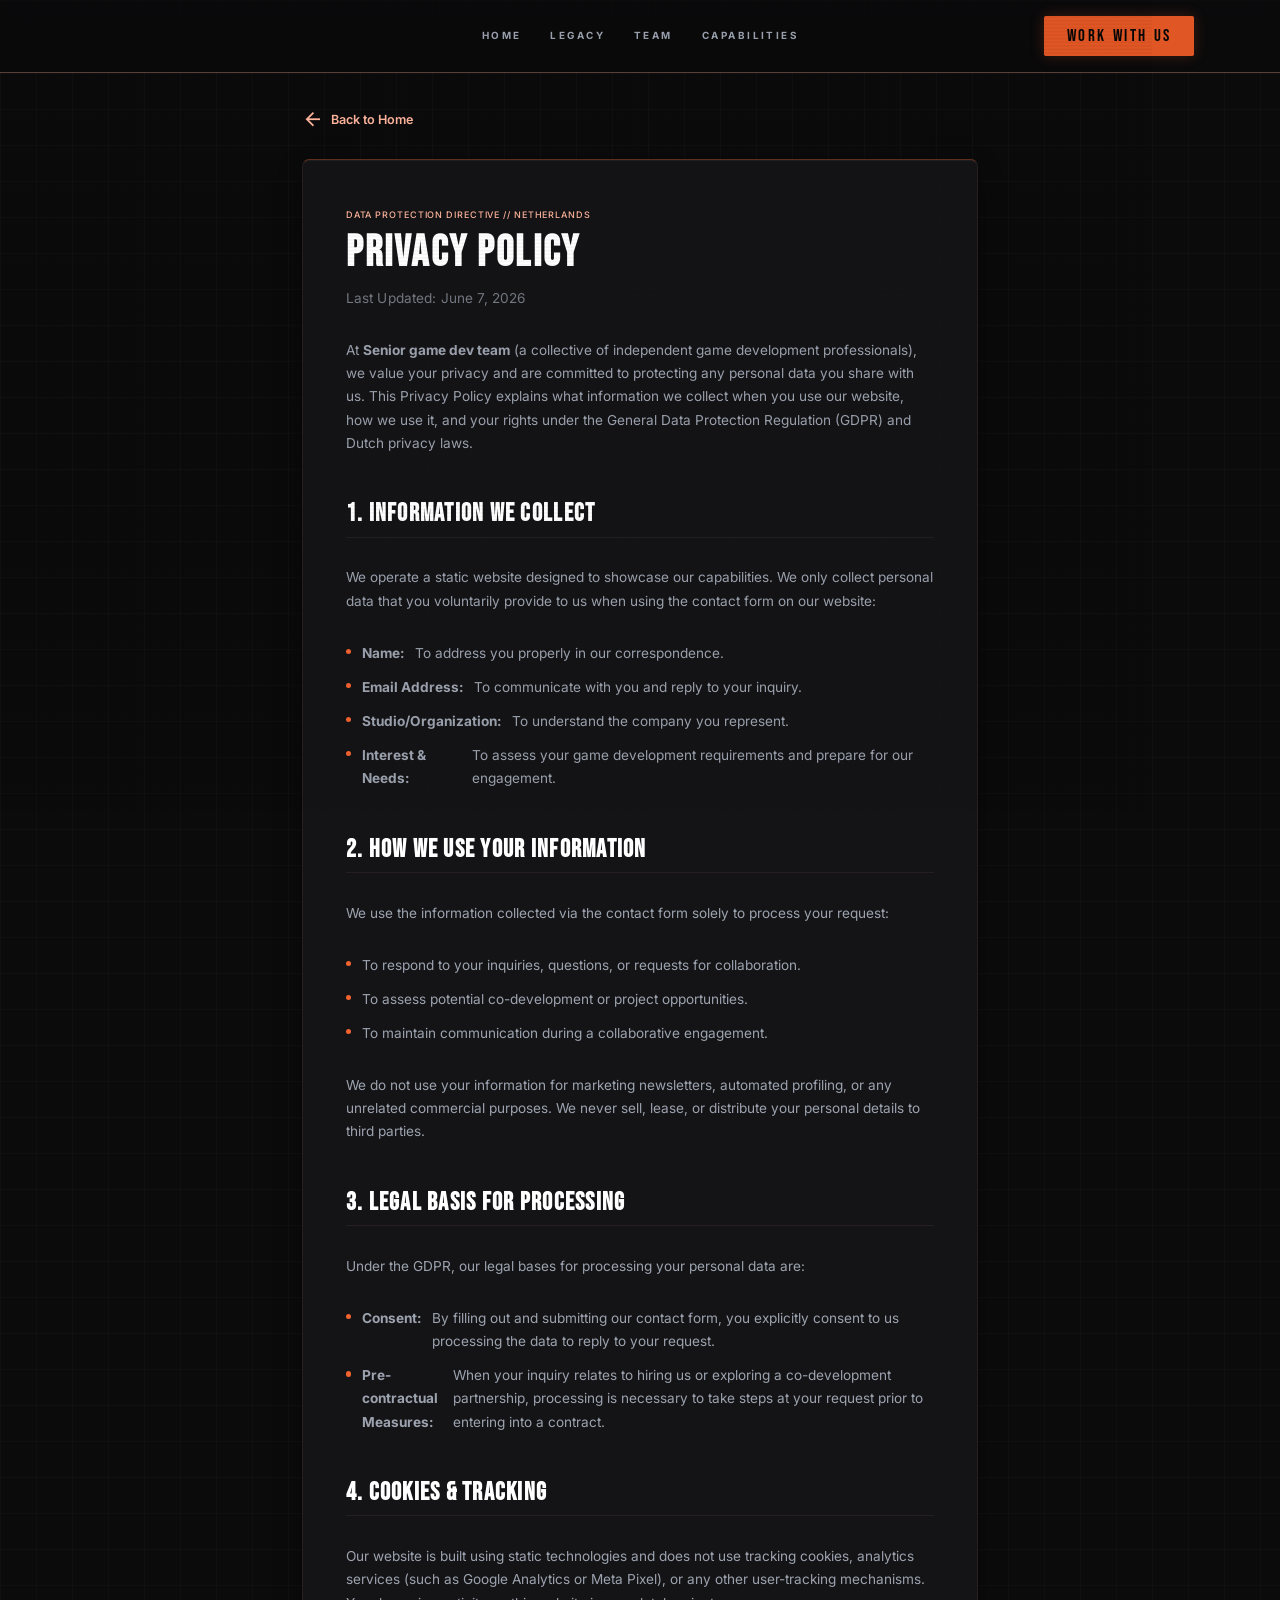
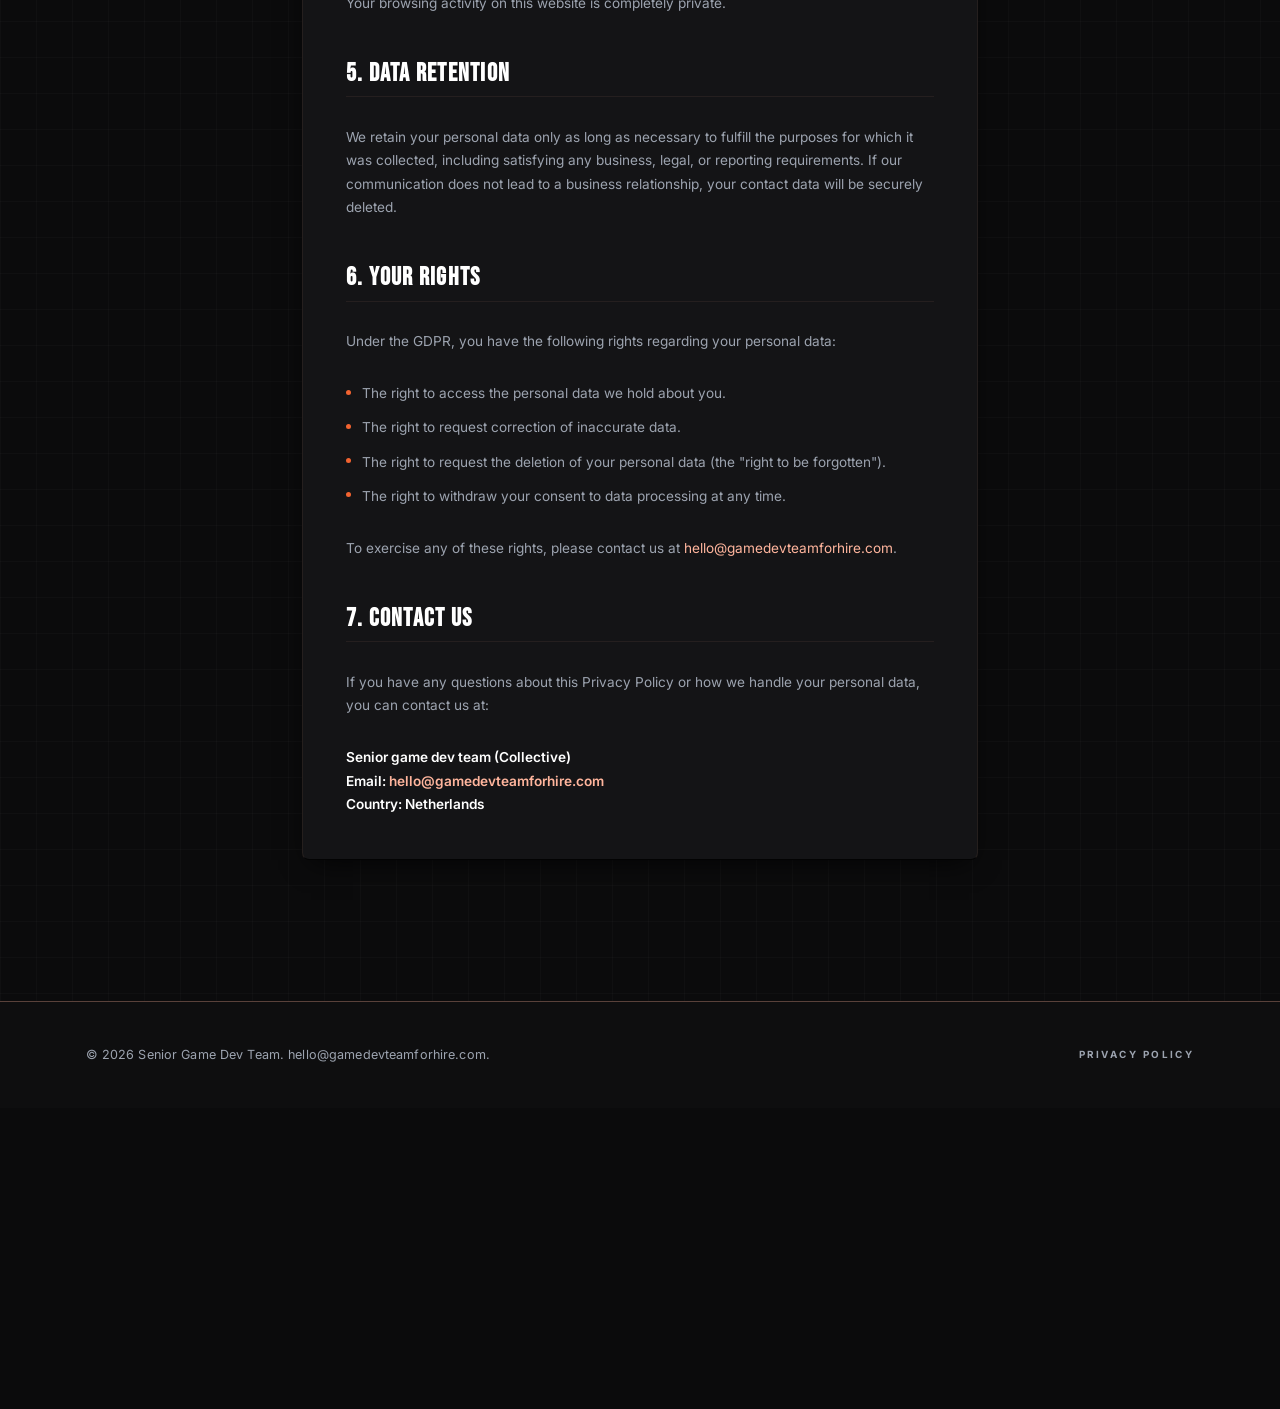
<file: privacy-policy.html>
<!DOCTYPE html>
<html lang="en">
<head>
  <meta charset="utf-8">
  <meta name="viewport" content="width=device-width, initial-scale=1.0">
  <title>Privacy Policy | Senior game dev team</title>
  <meta name="description" content="Privacy Policy for Senior game dev team. Learn how we handle your contact information.">
  
  <!-- CSS Stylesheets -->
  <link rel="stylesheet" href="assets/css/variables.css">
  <link rel="stylesheet" href="assets/css/style.css">
  
  <!-- Google Fonts -->
  <link rel="preconnect" href="https://fonts.googleapis.com">
  <link rel="preconnect" href="https://fonts.gstatic.com" crossorigin>
  <link href="https://fonts.googleapis.com/css2?family=Bebas+Neue&family=Inter:wght@400;500;600;700&display=swap" rel="stylesheet">
  
  <!-- Google Material Symbols Outlined -->
  <link href="https://fonts.googleapis.com/css2?family=Material+Symbols+Outlined:opsz,wght,FILL,GRAD@24,400,0,0" rel="stylesheet">
  
  <style>
    .policy-container {
      max-width: 800px;
      margin: 120px auto 60px auto;
      padding: 0 1.5rem;
    }
    .policy-card {
      padding: 3rem;
      position: relative;
    }
    .back-btn {
      margin-bottom: 2rem;
      color: var(--color-primary);
      text-decoration: none;
      display: inline-flex;
      align-items: center;
      gap: 8px;
      font-family: var(--font-family-body);
      font-size: 0.875rem;
      font-weight: 600;
      transition: color 0.3s ease;
    }
    .back-btn:hover {
      color: var(--color-amber-accent);
    }
    .policy-content {
      display: flex;
      flex-direction: column;
      gap: 2rem;
      color: var(--color-text-muted);
    }
    .policy-content h2 {
      font-family: var(--font-family-display);
      font-size: 1.75rem;
      color: #ffffff;
      margin-top: 1rem;
      border-bottom: 1px solid rgba(89, 65, 58, 0.25);
      padding-bottom: 0.5rem;
      letter-spacing: 0.05em;
    }
    .policy-content p, .policy-content li {
      font-family: var(--font-family-body);
      font-size: 0.95rem;
      line-height: 1.7;
    }
    .policy-content ul {
      list-style-type: none;
      padding-left: 0;
      display: flex;
      flex-direction: column;
      gap: 0.75rem;
    }
    .policy-content li {
      display: flex;
      align-items: flex-start;
      gap: 12px;
    }
    .policy-content li::before {
      content: "";
      width: 6px;
      height: 6px;
      background-color: var(--color-primary-container);
      border-radius: 50%;
      margin-top: 8px;
      flex-shrink: 0;
    }
  </style>
</head>
<body class="top-edge-glow">
  <div class="bg-grid-pattern"></div>

  <!-- Header Navigation -->
  <header>
    <nav id="main-nav" class="scrolled">
      <div class="container nav-container">
        <div class="nav-brand-spacer"></div>
        <div class="nav-links font-label-caps" style="flex: 2;">
          <a href="index.html#hero">Home</a>
          <a href="index.html#legacy">Legacy</a>
          <a href="index.html#team">Team</a>
          <a href="index.html#capabilities">Capabilities</a>
        </div>
        <div class="nav-action">
          <a href="index.html#contact" class="btn btn-primary font-label-caps">Work With Us</a>
        </div>
      </div>
    </nav>
  </header>

  <main class="policy-container">
    <a href="index.html" class="back-btn">
      <span class="material-symbols-outlined">arrow_back</span>
      Back to Home
    </a>

    <div class="glass-panel policy-card">
      <div class="policy-content">
        <div>
          <span class="font-mono-technical" style="color: var(--color-primary);">Data Protection Directive // Netherlands</span>
          <h1 class="font-headline-lg text-white" style="margin-top: 0.5rem; letter-spacing: 0.05em;">Privacy Policy</h1>
          <p class="font-body-md" style="margin-top: 0.5rem; opacity: 0.7;">Last Updated: June 7, 2026</p>
        </div>

        <p>
          At <strong>Senior game dev team</strong> (a collective of independent game development professionals), we value your privacy and are committed to protecting any personal data you share with us. This Privacy Policy explains what information we collect when you use our website, how we use it, and your rights under the General Data Protection Regulation (GDPR) and Dutch privacy laws.
        </p>

        <h2>1. Information We Collect</h2>
        <p>
          We operate a static website designed to showcase our capabilities. We only collect personal data that you voluntarily provide to us when using the contact form on our website:
        </p>
        <ul>
          <li><strong>Name:</strong> To address you properly in our correspondence.</li>
          <li><strong>Email Address:</strong> To communicate with you and reply to your inquiry.</li>
          <li><strong>Studio/Organization:</strong> To understand the company you represent.</li>
          <li><strong>Interest & Needs:</strong> To assess your game development requirements and prepare for our engagement.</li>
        </ul>

        <h2>2. How We Use Your Information</h2>
        <p>
          We use the information collected via the contact form solely to process your request:
        </p>
        <ul>
          <li>To respond to your inquiries, questions, or requests for collaboration.</li>
          <li>To assess potential co-development or project opportunities.</li>
          <li>To maintain communication during a collaborative engagement.</li>
        </ul>
        <p>
          We do not use your information for marketing newsletters, automated profiling, or any unrelated commercial purposes. We never sell, lease, or distribute your personal details to third parties.
        </p>

        <h2>3. Legal Basis for Processing</h2>
        <p>
          Under the GDPR, our legal bases for processing your personal data are:
        </p>
        <ul>
          <li><strong>Consent:</strong> By filling out and submitting our contact form, you explicitly consent to us processing the data to reply to your request.</li>
          <li><strong>Pre-contractual Measures:</strong> When your inquiry relates to hiring us or exploring a co-development partnership, processing is necessary to take steps at your request prior to entering into a contract.</li>
        </ul>

        <h2>4. Cookies & Tracking</h2>
        <p>
          Our website is built using static technologies and does not use tracking cookies, analytics services (such as Google Analytics or Meta Pixel), or any other user-tracking mechanisms. Your browsing activity on this website is completely private.
        </p>

        <h2>5. Data Retention</h2>
        <p>
          We retain your personal data only as long as necessary to fulfill the purposes for which it was collected, including satisfying any business, legal, or reporting requirements. If our communication does not lead to a business relationship, your contact data will be securely deleted.
        </p>

        <h2>6. Your Rights</h2>
        <p>
          Under the GDPR, you have the following rights regarding your personal data:
        </p>
        <ul>
          <li>The right to access the personal data we hold about you.</li>
          <li>The right to request correction of inaccurate data.</li>
          <li>The right to request the deletion of your personal data (the "right to be forgotten").</li>
          <li>The right to withdraw your consent to data processing at any time.</li>
        </ul>
        <p>
          To exercise any of these rights, please contact us at <a href="mailto:hello@gamedevteamforhire.com" style="color: var(--color-primary); text-decoration: none;">hello@gamedevteamforhire.com</a>.
        </p>

        <h2>7. Contact Us</h2>
        <p>
          If you have any questions about this Privacy Policy or how we handle your personal data, you can contact us at:
        </p>
        <p style="font-weight: 600; color: #ffffff;">
          Senior game dev team (Collective)<br>
          Email: <a href="mailto:hello@gamedevteamforhire.com" style="color: var(--color-primary); text-decoration: none;">hello@gamedevteamforhire.com</a><br>
          Country: Netherlands
        </p>
      </div>
    </div>
  </main>

  <!-- Footer -->
  <footer>
    <div class="container footer-container">
      <div class="footer-row">
        <div class="footer-copyright font-body-md">
          © 2026 Senior Game Dev Team. hello@gamedevteamforhire.com.
        </div>
        <div class="footer-links font-label-caps">
          <a href="privacy-policy.html">Privacy Policy</a>
        </div>
      </div>
    </div>
  </footer>
</body>
</html>
</file>
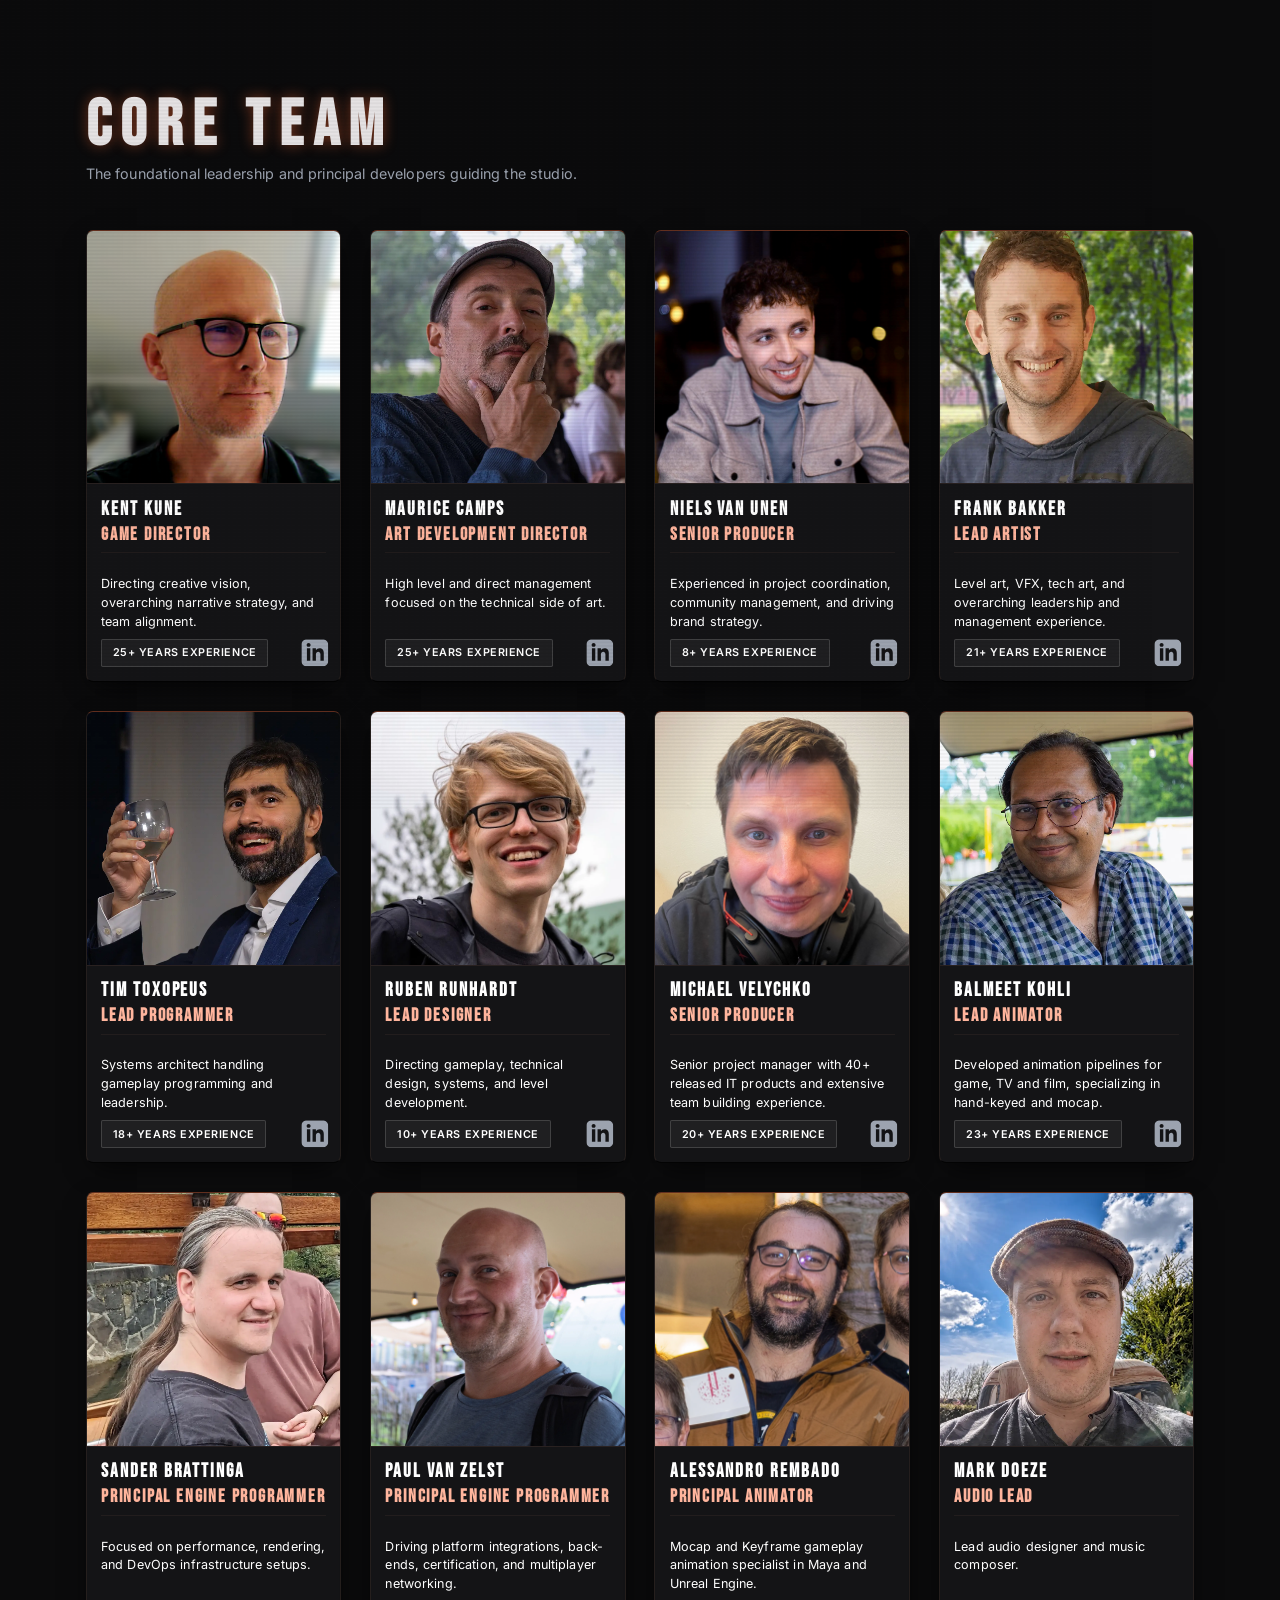
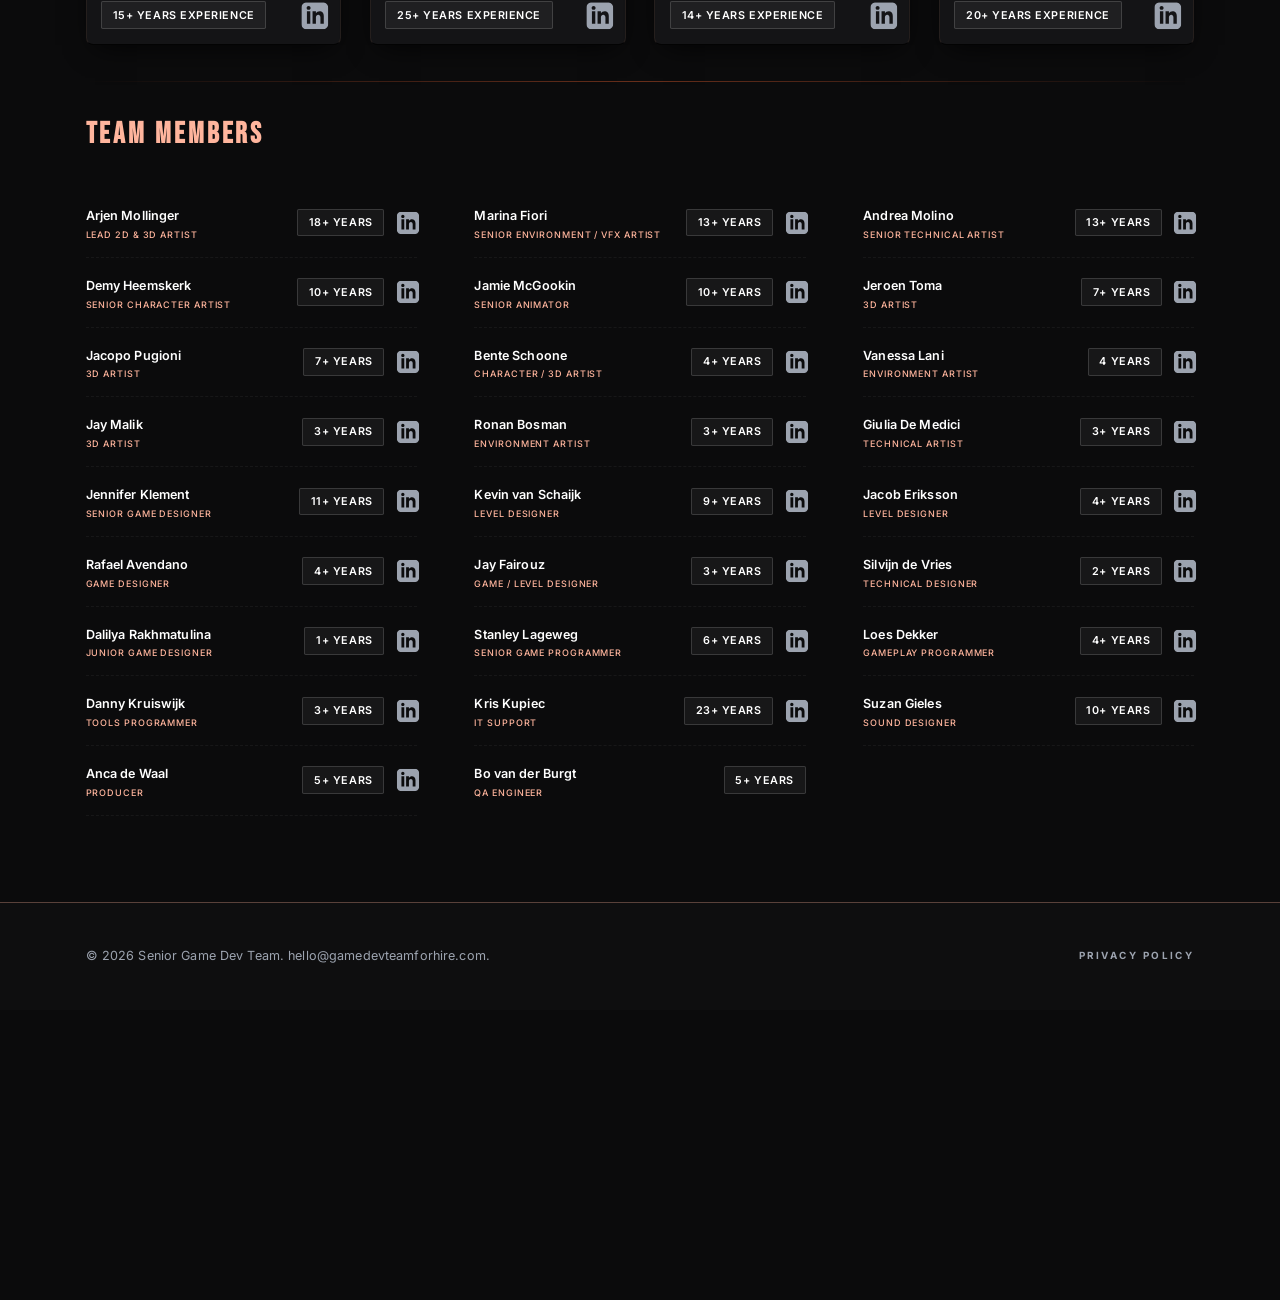
<file: team.html>
<!DOCTYPE html>
<html lang="en">

<head>
  <meta charset="utf-8">
  <meta name="viewport" content="width=device-width, initial-scale=1.0">
  <title>Team Roster | Senior Development Team</title>
  <meta name="robots" content="noindex, nofollow">
  <meta name="description"
    content="Overview of the game professionals included in this offer.">

  <!-- CSS Stylesheets -->
  <link rel="stylesheet" href="assets/css/variables.css">
  <link rel="stylesheet" href="assets/css/style.css">

  <!-- Google Fonts -->
  <link rel="preconnect" href="https://fonts.googleapis.com">
  <link rel="preconnect" href="https://fonts.gstatic.com" crossorigin>
  <link href="https://fonts.googleapis.com/css2?family=Bebas+Neue&family=Inter:wght@400;500;600;700&display=swap"
    rel="stylesheet">

  <!-- Google Material Symbols Outlined -->
  <link href="https://fonts.googleapis.com/css2?family=Material+Symbols+Outlined:opsz,wght,FILL,GRAD@24,400,0,0"
    rel="stylesheet">
  <link rel="icon" type="image/x-icon" href="assets/images/favicon.ico">

</head>

<body>

  <svg style="display: none;" xmlns="http://www.w3.org/2000/svg">
    <symbol id="icon-linkedin" viewBox="0 0 24 24">
      <path d="M19 0h-14c-2.761 0-5 2.239-5 5v14c0 2.761 2.239 5 5 5h14c2.762 0 5-2.239 5-5v-14c0-2.761-2.238-5-5-5zm-11 19h-3v-11h3v11zm-1.5-12.268c-.966 0-1.75-.779-1.75-1.75s.784-1.75 1.75-1.75 1.75.779 1.75 1.75-.784 1.75-1.75 1.75zm13.5 12.268h-3v-5.604c0-3.368-4-3.113-4 0v5.604h-3v-11h3v1.765c1.396-2.586 7-2.777 7 2.476v6.759z"/>
    </symbol>
  </svg>

  <header>

  <!-- Header Navigation -->
  <header>
  </header>

  <main>

    <section id="org-chart">
      <div class="container">
        <div class="org-structure">

          <div class="tier-management scroll-reveal" style="padding-top: 100px;">
            <div class="management-pod">
              <div class="text-center" style="margin-bottom: 3rem;">
                <h2 class="font-display-lg glow-text">Core Team</h2>
                <p class="font-body-lg text-muted">The foundational leadership and principal developers guiding the studio.</p>
              </div>
              
              <div class="roster-grid">

                <div class="glass-panel member-card expanded-card">
                  <div class="member-image-box"><img src="assets/images/team/kent.png" alt="Kent Kune"></div>
                  <div class="member-info">
                    <div class="member-name-title">
                      <h3 class="font-headline-sm text-white">Kent Kune</h3>
                      <h4 class="font-headline-sm text-primary">Game Director</h4>
                    </div>
                    <div class="member-section member-section-divider">
                      <p class="font-body-md text-white" style="line-height: 1.5;">Directing creative vision, overarching narrative strategy, and team alignment.</p>
                    </div>
                    <div class="member-footer-row">
                      <span class="game-tag">25+ Years Experience</span>
                      <a href="https://www.linkedin.com/in/kentyman" class="linkedin-btn" aria-label="LinkedIn Profile" target="_blank">
                        <svg width="24" height="24" fill="currentColor"><use href="#icon-linkedin"></use></svg>
                      </a>
                    </div>
                  </div>
                </div>

                <div class="glass-panel member-card expanded-card">
                  <div class="member-image-box"><img src="assets/images/team/maurice.webp" alt="Maurice Camps"></div>
                  <div class="member-info">
                    <div class="member-name-title">
                      <h3 class="font-headline-sm text-white">Maurice Camps</h3>
                      <h4 class="font-headline-sm text-primary">Art Development Director</h4>
                    </div>
                    <div class="member-section member-section-divider">
                      <p class="font-body-md text-white" style="line-height: 1.5;">High level and direct management focused on the technical side of art.</p>
                    </div>
                    <div class="member-footer-row">
                      <span class="game-tag">25+ Years Experience</span>
                      <a href="https://www.linkedin.com/in/mauricecamps/" class="linkedin-btn" aria-label="LinkedIn Profile" target="_blank">
                        <svg width="24" height="24" fill="currentColor"><use href="#icon-linkedin"></use></svg>
                      </a>
                    </div>
                  </div>
                </div>

                <div class="glass-panel member-card expanded-card">
                  <div class="member-image-box"><img src="assets/images/team/niels.png" alt="Niels van Unen"></div>
                  <div class="member-info">
                    <div class="member-name-title">
                      <h3 class="font-headline-sm text-white">Niels van Unen</h3>
                      <h4 class="font-headline-sm text-primary">Senior Producer</h4>
                    </div>
                    <div class="member-section member-section-divider">
                      <p class="font-body-md text-white" style="line-height: 1.5;">Experienced in project coordination, community management, and driving brand strategy.</p>
                    </div>
                    <div class="member-footer-row">
                      <span class="game-tag">8+ Years Experience</span>
                      <a href="https://www.linkedin.com/in/nvunen/" class="linkedin-btn" aria-label="LinkedIn Profile" target="_blank">
                        <svg width="24" height="24" fill="currentColor"><use href="#icon-linkedin"></use></svg>
                      </a>
                    </div>
                  </div>
                </div>

                <div class="glass-panel member-card expanded-card">
                  <div class="member-image-box"><img src="assets/images/team/frank.webp" alt="Frank Bakker"></div>
                  <div class="member-info">
                    <div class="member-name-title">
                      <h3 class="font-headline-sm text-white">Frank Bakker</h3>
                      <h4 class="font-headline-sm text-primary">Lead Artist</h4>
                    </div>
                    <div class="member-section member-section-divider">
                      <p class="font-body-md text-white" style="line-height: 1.5;">Level art, VFX, tech art, and overarching leadership and management experience.</p>
                    </div>
                    <div class="member-footer-row">
                      <span class="game-tag">21+ Years Experience</span>
                      <a href="https://www.linkedin.com/in/frank-bakker-4814882/" class="linkedin-btn" aria-label="LinkedIn Profile" target="_blank">
                        <svg width="24" height="24" fill="currentColor"><use href="#icon-linkedin"></use></svg>
                      </a>
                    </div>
                  </div>
                </div>

                <div class="glass-panel member-card expanded-card">
                  <div class="member-image-box"><img src="assets/images/team/tim.webp" alt="Tim Toxopeus"></div>
                  <div class="member-info">
                    <div class="member-name-title">
                      <h3 class="font-headline-sm text-white">Tim Toxopeus</h3>
                      <h4 class="font-headline-sm text-primary">Lead Programmer</h4>
                    </div>
                    <div class="member-section member-section-divider">
                      <p class="font-body-md text-white" style="line-height: 1.5;">Systems architect handling gameplay programming and leadership.</p>
                    </div>
                    <div class="member-footer-row">
                      <span class="game-tag">18+ Years Experience</span>
                      <a href="https://www.linkedin.com/in/tim-toxopeus/" class="linkedin-btn" aria-label="LinkedIn Profile" target="_blank">
                        <svg width="24" height="24" fill="currentColor"><use href="#icon-linkedin"></use></svg>
                      </a>
                    </div>
                  </div>
                </div>

                <div class="glass-panel member-card expanded-card">
                  <div class="member-image-box"><img src="assets/images/team/ruben.webp" alt="Ruben Runhardt"></div>
                  <div class="member-info">
                    <div class="member-name-title">
                      <h3 class="font-headline-sm text-white">Ruben Runhardt</h3>
                      <h4 class="font-headline-sm text-primary">Lead Designer</h4>
                    </div>
                    <div class="member-section member-section-divider">
                      <p class="font-body-md text-white" style="line-height: 1.5;">Directing gameplay, technical design, systems, and level development.</p>
                    </div>
                    <div class="member-footer-row">
                      <span class="game-tag">10+ Years Experience</span>
                      <a href="https://www.linkedin.com/in/ruben-runhardt/" class="linkedin-btn" aria-label="LinkedIn Profile" target="_blank">
                        <svg width="24" height="24" fill="currentColor"><use href="#icon-linkedin"></use></svg>
                      </a>
                    </div>
                  </div>
                </div>

                <div class="glass-panel member-card expanded-card">
                  <div class="member-image-box"><img src="assets/images/team/michael.png" alt="Michael Velichko"></div>
                  <div class="member-info">
                    <div class="member-name-title">
                      <h3 class="font-headline-sm text-white">Michael Velychko</h3>
                      <h4 class="font-headline-sm text-primary">Senior Producer</h4>
                    </div>
                    <div class="member-section member-section-divider">
                      <p class="font-body-md text-white" style="line-height: 1.5;">Senior project manager with 40+ released IT products and extensive team building experience.</p>
                    </div>
                    <div class="member-footer-row">
                      <span class="game-tag">20+ Years Experience</span>
                      <a href="https://www.linkedin.com/in/mykhailo-velychko/" class="linkedin-btn" aria-label="LinkedIn Profile" target="_blank">
                        <svg width="24" height="24" fill="currentColor"><use href="#icon-linkedin"></use></svg>
                      </a>
                    </div>
                  </div>
                </div>

                <div class="glass-panel member-card expanded-card">
                  <div class="member-image-box"><img src="assets/images/team/balmeet.webp" alt="Balmeet Kohli"></div>
                  <div class="member-info">
                    <div class="member-name-title">
                      <h3 class="font-headline-sm text-white">Balmeet Kohli</h3>
                      <h4 class="font-headline-sm text-primary">Lead Animator</h4>
                    </div>
                    <div class="member-section member-section-divider">
                      <p class="font-body-md text-white" style="line-height: 1.5;">Developed animation pipelines for game, TV and film, specializing in hand-keyed and mocap.</p>
                    </div>
                    <div class="member-footer-row">
                      <span class="game-tag">23+ Years Experience</span>
                      <a href="https://www.linkedin.com/in/balmeet-kohli-7922833a/" class="linkedin-btn" aria-label="LinkedIn Profile" target="_blank">
                        <svg width="24" height="24" fill="currentColor"><use href="#icon-linkedin"></use></svg>
                      </a>
                    </div>
                  </div>
                </div>

                <div class="glass-panel member-card expanded-card">
                  <div class="member-image-box"><img src="assets/images/team/sander.webp" alt="Sander Brattinga"></div>
                  <div class="member-info">
                    <div class="member-name-title">
                      <h3 class="font-headline-sm text-white">Sander Brattinga</h3>
                      <h4 class="font-headline-sm text-primary">Principal Engine Programmer</h4>
                    </div>
                    <div class="member-section member-section-divider">
                      <p class="font-body-md text-white" style="line-height: 1.5;">Focused on performance, rendering, and DevOps infrastructure setups.</p>
                    </div>
                    <div class="member-footer-row">
                      <span class="game-tag">15+ Years Experience</span>
                      <a href="https://www.linkedin.com/in/sander-brattinga/" class="linkedin-btn" aria-label="LinkedIn Profile" target="_blank">
                        <svg width="24" height="24" fill="currentColor"><use href="#icon-linkedin"></use></svg>
                      </a>
                    </div>
                  </div>
                </div>

                <div class="glass-panel member-card expanded-card">
                  <div class="member-image-box"><img src="assets/images/team/paul.webp" alt="Paul van Zelst"></div>
                  <div class="member-info">
                    <div class="member-name-title">
                      <h3 class="font-headline-sm text-white">Paul van Zelst</h3>
                      <h4 class="font-headline-sm text-primary">Principal Engine Programmer</h4>
                    </div>
                    <div class="member-section member-section-divider">
                      <p class="font-body-md text-white" style="line-height: 1.5;">Driving platform integrations, back-ends, certification, and multiplayer networking.</p>
                    </div>
                    <div class="member-footer-row">
                      <span class="game-tag">25+ Years Experience</span>
                      <a href="https://www.linkedin.com/in/paulvanzelst/" class="linkedin-btn" aria-label="LinkedIn Profile" target="_blank">
                        <svg width="24" height="24" fill="currentColor"><use href="#icon-linkedin"></use></svg>
                      </a>
                    </div>
                  </div>
                </div>

                <div class="glass-panel member-card expanded-card">
                  <div class="member-image-box"><img src="assets/images/team/alessandro.webp" alt="Alessandro Rembado"></div>
                  <div class="member-info">
                    <div class="member-name-title">
                      <h3 class="font-headline-sm text-white">Alessandro Rembado</h3>
                      <h4 class="font-headline-sm text-primary">Principal Animator</h4>
                    </div>
                    <div class="member-section member-section-divider">
                      <p class="font-body-md text-white" style="line-height: 1.5;">Mocap and Keyframe gameplay animation specialist in Maya and Unreal Engine.</p>
                    </div>
                    <div class="member-footer-row">
                      <span class="game-tag">14+ Years Experience</span>
                      <a href="https://www.linkedin.com/in/alessandrorembado/" class="linkedin-btn" aria-label="LinkedIn Profile" target="_blank">
                        <svg width="24" height="24" fill="currentColor"><use href="#icon-linkedin"></use></svg>
                      </a>
                    </div>
                  </div>
                </div>

                <div class="glass-panel member-card expanded-card">
                  <div class="member-image-box"><img src="assets/images/team/mark.webp" alt="Mark Doeze"></div>
                  <div class="member-info">
                    <div class="member-name-title">
                      <h3 class="font-headline-sm text-white">Mark Doeze</h3>
                      <h4 class="font-headline-sm text-primary">Audio Lead</h4>
                    </div>
                    <div class="member-section member-section-divider">
                      <p class="font-body-md text-white" style="line-height: 1.5;">Lead audio designer and music composer.</p>
                    </div>
                    <div class="member-footer-row">
                      <span class="game-tag">20+ Years Experience</span>
                      <a href="https://www.linkedin.com/in/markdoez%C3%A9/" class="linkedin-btn" aria-label="LinkedIn Profile" target="_blank">
                        <svg width="24" height="24" fill="currentColor"><use href="#icon-linkedin"></use></svg>
                      </a>
                    </div>
                  </div>
                </div>

              </div>
            </div>
          </div>
          
          <div class="hero-tech-line" style="position: relative; bottom: auto;"></div>

          <div class="text-center">
            <h2 class="font-headline-md text-primary">Team Members</h2>
          </div>
          
<div class="squad-grid scroll-reveal delay-200">

            <div class="squad-member">
              <div class="squad-member-details">
                <span class="font-body-md text-white" style="font-weight: 600;">Arjen Mollinger</span>
                <span class="font-mono-technical text-primary">Lead 2D & 3D Artist</span>
              </div>
              <div class="squad-member-meta">
                <span class="game-tag">18+ YEARS</span>
                <a href="https://www.linkedin.com/in/arjenmollinger/" class="linkedin-btn" aria-label="LinkedIn Profile" target="_blank">
                  <svg width="20" height="20" fill="currentColor"><use href="#icon-linkedin"></use></svg>
                </a>
              </div>
            </div>

            <div class="squad-member">
              <div class="squad-member-details">
                <span class="font-body-md text-white" style="font-weight: 600;">Marina Fiori</span>
                <span class="font-mono-technical text-primary">Senior Environment / VFX Artist</span>
              </div>
              <div class="squad-member-meta">
                <span class="game-tag">13+ YEARS</span>
                <a href="https://www.linkedin.com/in/marinafiori/" class="linkedin-btn" aria-label="LinkedIn Profile" target="_blank">
                  <svg width="20" height="20" fill="currentColor"><use href="#icon-linkedin"></use></svg>
                </a>
              </div>
            </div>

            <div class="squad-member">
              <div class="squad-member-details">
                <span class="font-body-md text-white" style="font-weight: 600;">Andrea Molino</span>
                <span class="font-mono-technical text-primary">Senior Technical Artist</span>
              </div>
              <div class="squad-member-meta">
                <span class="game-tag">13+ YEARS</span>
                <a href="https://www.linkedin.com/in/molinoandrea/" class="linkedin-btn" aria-label="LinkedIn Profile" target="_blank">
                  <svg width="20" height="20" fill="currentColor"><use href="#icon-linkedin"></use></svg>
                </a>
              </div>
            </div>

            <div class="squad-member">
              <div class="squad-member-details">
                <span class="font-body-md text-white" style="font-weight: 600;">Demy Heemskerk</span>
                <span class="font-mono-technical text-primary">Senior Character Artist</span>
              </div>
              <div class="squad-member-meta">
                <span class="game-tag">10+ YEARS</span>
                <a href="https://www.linkedin.com/in/demy-heemskerk-668699b4/" class="linkedin-btn" aria-label="LinkedIn Profile" target="_blank">
                  <svg width="20" height="20" fill="currentColor"><use href="#icon-linkedin"></use></svg>
                </a>
              </div>
            </div>

            <div class="squad-member">
              <div class="squad-member-details">
                <span class="font-body-md text-white" style="font-weight: 600;">Jamie McGookin</span>
                <span class="font-mono-technical text-primary">Senior Animator</span>
              </div>
              <div class="squad-member-meta">
                <span class="game-tag">10+ YEARS</span>
                <a href="https://www.linkedin.com/in/jamiemcgookin/" class="linkedin-btn" aria-label="LinkedIn Profile" target="_blank">
                  <svg width="20" height="20" fill="currentColor"><use href="#icon-linkedin"></use></svg>
                </a>
              </div>
            </div>

            <div class="squad-member">
              <div class="squad-member-details">
                <span class="font-body-md text-white" style="font-weight: 600;">Jeroen Toma</span>
                <span class="font-mono-technical text-primary">3D Artist</span>
              </div>
              <div class="squad-member-meta">
                <span class="game-tag">7+ YEARS</span>
                <a href="https://www.linkedin.com/in/jeroentoma/" class="linkedin-btn" aria-label="LinkedIn Profile" target="_blank">
                  <svg width="20" height="20" fill="currentColor"><use href="#icon-linkedin"></use></svg>
                </a>
              </div>
            </div>

            <div class="squad-member">
              <div class="squad-member-details">
                <span class="font-body-md text-white" style="font-weight: 600;">Jacopo Pugioni</span>
                <span class="font-mono-technical text-primary">3D Artist</span>
              </div>
              <div class="squad-member-meta">
                <span class="game-tag">7+ YEARS</span>
                <a href="https://www.linkedin.com/in/jacopopugioni1993/" class="linkedin-btn" aria-label="LinkedIn Profile" target="_blank">
                  <svg width="20" height="20" fill="currentColor"><use href="#icon-linkedin"></use></svg>
                </a>
              </div>
            </div>

            <div class="squad-member">
              <div class="squad-member-details">
                <span class="font-body-md text-white" style="font-weight: 600;">Bente Schoone</span>
                <span class="font-mono-technical text-primary">Character / 3D Artist</span>
              </div>
              <div class="squad-member-meta">
                <span class="game-tag">4+ YEARS</span>
                <a href="https://www.linkedin.com/in/benteschoone/" class="linkedin-btn" aria-label="LinkedIn Profile" target="_blank">
                  <svg width="20" height="20" fill="currentColor"><use href="#icon-linkedin"></use></svg>
                </a>
              </div>
            </div>

            <div class="squad-member">
              <div class="squad-member-details">
                <span class="font-body-md text-white" style="font-weight: 600;">Vanessa Lani</span>
                <span class="font-mono-technical text-primary">Environment Artist</span>
              </div>
              <div class="squad-member-meta">
                <span class="game-tag">4 YEARS</span>
                <a href="https://www.linkedin.com/in/vanessa-lani-van-den-akker/" class="linkedin-btn" aria-label="LinkedIn Profile" target="_blank">
                  <svg width="20" height="20" fill="currentColor"><use href="#icon-linkedin"></use></svg>
                </a>
              </div>
            </div>

            <div class="squad-member">
              <div class="squad-member-details">
                <span class="font-body-md text-white" style="font-weight: 600;">Jay Malik</span>
                <span class="font-mono-technical text-primary">3D Artist</span>
              </div>
              <div class="squad-member-meta">
                <span class="game-tag">3+ YEARS</span>
                <a href="https://www.linkedin.com/in/artofjaymalik/" class="linkedin-btn" aria-label="LinkedIn Profile" target="_blank">
                  <svg width="20" height="20" fill="currentColor"><use href="#icon-linkedin"></use></svg>
                </a>
              </div>
            </div>

            <div class="squad-member">
              <div class="squad-member-details">
                <span class="font-body-md text-white" style="font-weight: 600;">Ronan Bosman</span>
                <span class="font-mono-technical text-primary">Environment Artist</span>
              </div>
              <div class="squad-member-meta">
                <span class="game-tag">3+ YEARS</span>
                <a href="https://www.linkedin.com/in/ronanbosman/" class="linkedin-btn" aria-label="LinkedIn Profile" target="_blank">
                  <svg width="20" height="20" fill="currentColor"><use href="#icon-linkedin"></use></svg>
                </a>
              </div>
            </div>

            <div class="squad-member">
              <div class="squad-member-details">
                <span class="font-body-md text-white" style="font-weight: 600;">Giulia De Medici</span>
                <span class="font-mono-technical text-primary">Technical Artist</span>
              </div>
              <div class="squad-member-meta">
                <span class="game-tag">3+ YEARS</span>
                <a href="https://www.linkedin.com/in/giulia-de-medici-84667524b/" class="linkedin-btn" aria-label="LinkedIn Profile" target="_blank">
                  <svg width="20" height="20" fill="currentColor"><use href="#icon-linkedin"></use></svg>
                </a>
              </div>
            </div>

            <div class="squad-member">
              <div class="squad-member-details">
                <span class="font-body-md text-white" style="font-weight: 600;">Jennifer Klement</span>
                <span class="font-mono-technical text-primary">Senior Game Designer</span>
              </div>
              <div class="squad-member-meta">
                <span class="game-tag">11+ YEARS</span>
                <a href="https://www.linkedin.com/in/jenniferklement/" class="linkedin-btn" aria-label="LinkedIn Profile" target="_blank">
                  <svg width="20" height="20" fill="currentColor"><use href="#icon-linkedin"></use></svg>
                </a>
              </div>
            </div>

            <div class="squad-member">
              <div class="squad-member-details">
                <span class="font-body-md text-white" style="font-weight: 600;">Kevin van Schaijk</span>
                <span class="font-mono-technical text-primary">Level Designer</span>
              </div>
              <div class="squad-member-meta">
                <span class="game-tag">9+ YEARS</span>
                <a href="https://www.linkedin.com/in/kevin-van-schaijk-ld3v/" class="linkedin-btn" aria-label="LinkedIn Profile" target="_blank">
                  <svg width="20" height="20" fill="currentColor"><use href="#icon-linkedin"></use></svg>
                </a>
              </div>
            </div>

            <div class="squad-member">
              <div class="squad-member-details">
                <span class="font-body-md text-white" style="font-weight: 600;">Jacob Eriksson</span>
                <span class="font-mono-technical text-primary">Level Designer</span>
              </div>
              <div class="squad-member-meta">
                <span class="game-tag">4+ YEARS</span>
                <a href="https://www.linkedin.com/in/jacob-eriksson-66aa2610a/" class="linkedin-btn" aria-label="LinkedIn Profile" target="_blank">
                  <svg width="20" height="20" fill="currentColor"><use href="#icon-linkedin"></use></svg>
                </a>
              </div>
            </div>

            <div class="squad-member">
              <div class="squad-member-details">
                <span class="font-body-md text-white" style="font-weight: 600;">Rafael Avendano</span>
                <span class="font-mono-technical text-primary">Game Designer</span>
              </div>
              <div class="squad-member-meta">
                <span class="game-tag">4+ YEARS</span>
                <a href="https://www.linkedin.com/in/rafaelalejandroavendano/" class="linkedin-btn" aria-label="LinkedIn Profile" target="_blank">
                  <svg width="20" height="20" fill="currentColor"><use href="#icon-linkedin"></use></svg>
                </a>
              </div>
            </div>

            <div class="squad-member">
              <div class="squad-member-details">
                <span class="font-body-md text-white" style="font-weight: 600;">Jay Fairouz</span>
                <span class="font-mono-technical text-primary">Game / Level Designer</span>
              </div>
              <div class="squad-member-meta">
                <span class="game-tag">3+ YEARS</span>
                <a href="https://www.linkedin.com/in/jay-fairouz-7208a4156/" class="linkedin-btn" aria-label="LinkedIn Profile" target="_blank">
                  <svg width="20" height="20" fill="currentColor"><use href="#icon-linkedin"></use></svg>
                </a>
              </div>
            </div>

            <div class="squad-member">
              <div class="squad-member-details">
                <span class="font-body-md text-white" style="font-weight: 600;">Silvijn de Vries</span>
                <span class="font-mono-technical text-primary">Technical Designer</span>
              </div>
              <div class="squad-member-meta">
                <span class="game-tag">2+ YEARS</span>
                <a href="https://www.linkedin.com/in/silvijnruben/" class="linkedin-btn" aria-label="LinkedIn Profile" target="_blank">
                  <svg width="20" height="20" fill="currentColor"><use href="#icon-linkedin"></use></svg>
                </a>
              </div>
            </div>

            <div class="squad-member">
              <div class="squad-member-details">
                <span class="font-body-md text-white" style="font-weight: 600;">Dalilya Rakhmatulina</span>
                <span class="font-mono-technical text-primary">Junior Game Designer</span>
              </div>
              <div class="squad-member-meta">
                <span class="game-tag">1+ YEARS</span>
                <a href="https://www.linkedin.com/in/dalilya-rakhmatulina/" class="linkedin-btn" aria-label="LinkedIn Profile" target="_blank">
                  <svg width="20" height="20" fill="currentColor"><use href="#icon-linkedin"></use></svg>
                </a>
              </div>
            </div>

            <div class="squad-member">
              <div class="squad-member-details">
                <span class="font-body-md text-white" style="font-weight: 600;">Stanley Lageweg</span>
                <span class="font-mono-technical text-primary">Senior Game Programmer</span>
              </div>
              <div class="squad-member-meta">
                <span class="game-tag">6+ YEARS</span>
                <a href="https://www.linkedin.com/in/stanley-lageweg/" class="linkedin-btn" aria-label="LinkedIn Profile" target="_blank">
                  <svg width="20" height="20" fill="currentColor"><use href="#icon-linkedin"></use></svg>
                </a>
              </div>
            </div>

            <div class="squad-member">
              <div class="squad-member-details">
                <span class="font-body-md text-white" style="font-weight: 600;">Loes Dekker</span>
                <span class="font-mono-technical text-primary">Gameplay Programmer</span>
              </div>
              <div class="squad-member-meta">
                <span class="game-tag">4+ YEARS</span>
                <a href="https://www.linkedin.com/in/loes-dekker-720899223/" class="linkedin-btn" aria-label="LinkedIn Profile" target="_blank">
                  <svg width="20" height="20" fill="currentColor"><use href="#icon-linkedin"></use></svg>
                </a>
              </div>
            </div>

            <div class="squad-member">
              <div class="squad-member-details">
                <span class="font-body-md text-white" style="font-weight: 600;">Danny Kruiswijk</span>
                <span class="font-mono-technical text-primary">Tools Programmer</span>
              </div>
              <div class="squad-member-meta">
                <span class="game-tag">3+ YEARS</span>
                <a href="https://www.linkedin.com/in/danny-kruiswijk-%F0%9F%92%BB-71a381b3/" class="linkedin-btn" aria-label="LinkedIn Profile" target="_blank">
                  <svg width="20" height="20" fill="currentColor"><use href="#icon-linkedin"></use></svg>
                </a>
              </div>
            </div>

            <div class="squad-member">
              <div class="squad-member-details">
                <span class="font-body-md text-white" style="font-weight: 600;">Kris Kupiec</span>
                <span class="font-mono-technical text-primary">IT Support</span>
              </div>
              <div class="squad-member-meta">
                <span class="game-tag">23+ YEARS</span>
                <a href="https://www.linkedin.com/in/kkupiec-it/" class="linkedin-btn" aria-label="LinkedIn Profile" target="_blank">
                  <svg width="20" height="20" fill="currentColor"><use href="#icon-linkedin"></use></svg>
                </a>
              </div>
            </div>

            <div class="squad-member">
              <div class="squad-member-details">
                <span class="font-body-md text-white" style="font-weight: 600;">Suzan Gieles</span>
                <span class="font-mono-technical text-primary">Sound Designer</span>
              </div>
              <div class="squad-member-meta">
                <span class="game-tag">10+ YEARS</span>
                <a href="https://www.linkedin.com/in/suzangieles/" class="linkedin-btn" aria-label="LinkedIn Profile" target="_blank">
                  <svg width="20" height="20" fill="currentColor"><use href="#icon-linkedin"></use></svg>
                </a>
              </div>
            </div>

            <div class="squad-member">
              <div class="squad-member-details">
                <span class="font-body-md text-white" style="font-weight: 600;">Anca de Waal</span>
                <span class="font-mono-technical text-primary">Producer</span>
              </div>
              <div class="squad-member-meta">
                <span class="game-tag">5+ YEARS</span>
                <a href="https://www.linkedin.com/in/anca-de-waal-851a9a19b/" class="linkedin-btn" aria-label="LinkedIn Profile" target="_blank">
                  <svg width="20" height="20" fill="currentColor"><use href="#icon-linkedin"></use></svg>
                </a>
              </div>
            </div>

            <div class="squad-member">
              <div class="squad-member-details">
                <span class="font-body-md text-white" style="font-weight: 600;">Bo van der Burgt</span>
                <span class="font-mono-technical text-primary">QA Engineer</span>
              </div>
              <div class="squad-member-meta">
                <span class="game-tag">5+ YEARS</span>
                </div>
            </div>

          </div>
        </div>
      </div>
    </section>
  </main>

  <!-- Footer -->
  <footer>
    <div class="container footer-container">
      <div class="footer-row">
        <div class="footer-copyright font-body-md">
          © 2026 Senior Game Dev Team. hello@gamedevteamforhire.com.
        </div>
        <div class="footer-links font-label-caps">
          <a href="privacy-policy.html">Privacy Policy</a>
        </div>
      </div>
    </div>
  </footer>

  <!-- JavaScript Behavior -->
  <script src="assets/js/main.js"></script>
</body>

</html>
</file>
<file: assets/css/variables.css>
:root {
  /* ==========================================================================
     COLOR TOKENS (from DESIGN.md)
     ========================================================================== */
  --color-background: #131314;
  --color-surface: #131314;
  --color-surface-dim: #131314;
  --color-surface-bright: #3a393a;
  --color-surface-container-lowest: #0e0e0f;
  --color-surface-container-low: #1c1b1c;
  --color-surface-container: #201f20;
  --color-surface-container-high: #2a2a2b;
  --color-surface-container-highest: #353436;

  /* Text & On-Colors */
  --color-on-surface: #e5e2e3;
  --color-on-surface-variant: #e1bfb5;
  --color-inverse-surface: #e5e2e3;
  --color-inverse-on-surface: #313031;
  --color-outline: #a88a81;
  --color-outline-variant: #59413a;

  /* Primary (Tactical Amber) */
  --color-primary: #ffb59d;
  --color-on-primary: #5d1800;
  --color-primary-container: #f26330;
  --color-on-primary-container: #521400;
  --color-inverse-primary: #ac3400;
  --color-primary-fixed: #ffdbd0;
  --color-primary-fixed-dim: #ffb59d;
  --color-on-primary-fixed: #390b00;
  --color-on-primary-fixed-variant: #842600;

  /* Secondary (Void Violet) */
  --color-secondary: #dcb8ff;
  --color-on-secondary: #480081;
  --color-secondary-container: #7701d0;
  --color-on-secondary-container: #dcb7ff;
  --color-secondary-fixed: #efdbff;
  --color-secondary-fixed-dim: #dcb8ff;
  --color-on-secondary-fixed: #2c0051;
  --color-on-secondary-fixed-variant: #6700b5;

  /* Tertiary */
  --color-tertiary: #96ccff;
  --color-on-tertiary: #003353;
  --color-tertiary-container: #2997e2;
  --color-on-tertiary-container: #002c48;
  --color-tertiary-fixed: #cee5ff;
  --color-tertiary-fixed-dim: #96ccff;
  --color-on-tertiary-fixed: #001d32;
  --color-on-tertiary-fixed-variant: #004a75;

  /* Error */
  --color-error: #ffb4ab;
  --color-on-error: #690005;
  --color-error-container: #93000a;
  --color-on-error-container: #ffdad6;

  /* Tactical custom classes */
  --color-base: #0B0B0C;                     /* Absolute Shadow base background */
  --color-surface-muted: #141416;            /* Matte Charcoal background for panels */
  --color-surface-raised: #1D1D21;           /* Elevated panel overlay */
  --color-text-primary: #F3F4F6;
  --color-text-muted: #9CA3AF;
  --color-amber-hover: #C84315;
  --color-violet-hover: #6A0DAD;
  --color-panel-overlay: rgba(0, 0, 0, 0.85);

  --color-amber-accent: #E05624;             /* Button & Active Amber */
  --color-violet-accent: #8A2BE2;            /* Badges & Accents Violet */

  /* ==========================================================================
     BORDER RADIUS TOKENS
     ========================================================================== */
  --radius-sm: 0.125rem;                     /* 2px - buttons, inputs, tags */
  --radius-default: 0.25rem;                /* 4px - standard widgets */
  --radius-md: 0.375rem;                     /* 6px */
  --radius-lg: 0.5rem;                       /* 8px - content cards/panels */
  --radius-xl: 0.75rem;                      /* 12px - hero containers / wrapper */
  --radius-full: 9999px;

  /* ==========================================================================
     SPACING & GRID TOKENS
     ========================================================================== */
  --grid-base: 4px;
  --gap-xs: 4px;
  --gap-sm: 8px;
  --gap-md: 16px;
  --gap-lg: 24px;
  --section-macro-desktop: 60px;
  --section-macro-mobile: 60px;
  --max-width: 1280px;

  /* ==========================================================================
     TYPOGRAPHY TOKENS
     ========================================================================== */
  --font-family-display: 'Bebas Neue', sans-serif;
  --font-family-body: 'Inter', sans-serif;
}
</file>
<file: assets/css/style.css>
/* ==========================================================================
   CSS RESET & BASE STYLES
   ========================================================================== */
*, *::before, *::after {
  box-sizing: border-box;
  margin: 0;
  padding: 0;
}

html {
  scroll-behavior: smooth;
  font-family: var(--font-family-body);
  font-size: 16px;
  background-color: var(--color-base);
  color: var(--color-on-surface);
}

body {
  min-height: 100vh;
  zoom: 0.9;
  display: flex;
  flex-direction: column;
  overflow-x: hidden;
  position: relative;
  background-color: var(--color-base);
  /* Default selection styling */
  -webkit-font-smoothing: antialiased;
  -moz-osx-font-smoothing: grayscale;
}

body::selection {
  background-color: var(--color-primary-container);
  color: #ffffff;
}

/* Scrollbar styling */
::-webkit-scrollbar {
  width: 8px;
  height: 8px;
}
::-webkit-scrollbar-track {
  background: var(--color-base);
}
::-webkit-scrollbar-thumb {
  background: var(--color-surface-container-high);
  border-radius: var(--radius-sm);
}
::-webkit-scrollbar-thumb:hover {
  background: var(--color-primary-container);
}

/* Global Scanlines Overlay */
body::before {
  content: "";
  position: fixed;
  top: 0;
  left: 0;
  width: 100vw;
  height: 100vh;
  background: linear-gradient(
    rgba(18, 18, 18, 0) 50%, 
    rgba(0, 0, 0, 0.25) 50%
  ), linear-gradient(
    90deg,
    rgba(255, 0, 0, 0.04),
    rgba(0, 255, 0, 0.01),
    rgba(0, 0, 255, 0.04)
  );
  background-size: 100% 4px, 6px 100%;
  z-index: 999;
  pointer-events: none;
  opacity: 0.15;
}

/* Global BG Grid Pattern */
.bg-grid-pattern {
  position: absolute;
  inset: 0;
  background-image: 
    linear-gradient(to right, rgba(255, 255, 255, 0.02) 1px, transparent 1px),
    linear-gradient(to bottom, rgba(255, 255, 255, 0.02) 1px, transparent 1px);
  background-size: 40px 40px;
  pointer-events: none;
}

.bg-grid-pattern.animated {
  animation: moveGrid 20s linear infinite;
}

@keyframes moveGrid {
  0% { background-position: 0 0; }
  100% { background-position: 40px 40px; }
}

/* ==========================================================================
   TYPOGRAPHY UTILITIES
   ========================================================================== */
.font-display-lg {
  font-family: var(--font-family-display);
  font-size: 4.5rem; /* 72px */
  font-weight: 700;
  line-height: 1.1;
  letter-spacing: 0.15em;
  text-transform: uppercase;
}

.font-headline-lg {
  font-family: var(--font-family-display);
  font-size: 3rem; /* 48px */
  font-weight: 700;
  line-height: 1.2;
  letter-spacing: 0.1em;
  text-transform: uppercase;
}

.font-headline-md {
  font-family: var(--font-family-display);
  font-size: 2rem; /* 32px */
  font-weight: 700;
  line-height: 1.2;
  letter-spacing: 0.1em;
  text-transform: uppercase;
}

.font-headline-sm {
  font-family: var(--font-family-display);
  font-size: 1.5rem; /* 24px */
  font-weight: 700;
  line-height: 1.2;
  letter-spacing: 0.1em;
  text-transform: uppercase;
}

.font-subheading {
  font-family: var(--font-family-body);
  font-size: 0.875rem; /* 14px */
  font-weight: 600;
  line-height: 1.4;
  letter-spacing: 0.2em;
  color: var(--color-primary);
}

.font-body-lg {
  font-family: var(--font-family-body);
  font-size: 1rem; /* 16px */
  font-weight: 400;
  line-height: 1.75;
  letter-spacing: 0.01em;
  color: var(--color-text-muted);
}

.font-body-lg strong {
  font-weight: 800;
  color: var(--color-amber-accent);
}

.font-body-md {
  font-family: var(--font-family-body);
  font-size: 0.875rem; /* 14px */
  font-weight: 400;
  line-height: 1.6;
  letter-spacing: 0.01em;
  color: var(--color-text-muted);
}

.font-label-caps {
  font-family: var(--font-family-body);
  font-size: 0.6875rem; /* 11px */
  font-weight: 700;
  line-height: 1;
  letter-spacing: 0.25em;
  text-transform: uppercase;
}

.font-mono-technical {
  font-family: var(--font-family-body);
  font-size: 0.625rem; /* 10px */
  font-weight: 500;
  line-height: 1;
  letter-spacing: 0.1em;
  text-transform: uppercase;
}

/* Glow Typography Accent */
.glow-text {
  text-shadow: 0 0 15px rgba(242, 99, 48, 0.45);
}

.text-primary {
  color: var(--color-primary) !important;
}

.text-muted {
  color: var(--color-text-muted) !important;
}

.text-white {
  color: #ffffff !important;
}

/* ==========================================================================
   LAYOUT STRUCTURE
   ========================================================================== */
.container {
  width: 100%;
  max-width: var(--max-width);
  margin: 0 auto;
  padding-left: 1.5rem;
  padding-right: 1.5rem;
}

.section-padding {
  padding-top: var(--section-macro-desktop);
  padding-bottom: var(--section-macro-desktop);
  position: relative;
}

/* Opaque Slab Panel Styling */
.glass-panel {
  background-color: var(--color-surface-muted);
  border: 1px solid rgba(89, 65, 58, 0.25);
  border-top: 1px solid rgba(242, 99, 48, 0.35);
  border-bottom: 1px solid rgba(0, 0, 0, 0.85);
  border-radius: var(--radius-lg);
  box-shadow: 
    inset 0 1px 0 rgba(255, 255, 255, 0.05), 
    0 10px 30px -10px rgba(0, 0, 0, 0.85);
  transition: border-color 0.3s ease, box-shadow 0.3s ease, transform 0.3s ease;
  overflow: hidden;
}

.glass-panel.rounded-sm {
  border-radius: var(--radius-default);
}

.glass-panel.rounded-lg {
  border-radius: var(--radius-lg);
}

/* Interactive Spotlight Glow Cards */
.glass-interactive {
  position: relative;
}

.glass-interactive::before {
  content: "";
  position: absolute;
  inset: 0;
  background: radial-gradient(
    300px circle at var(--mouse-x, 50%) var(--mouse-y, 50%),
    rgba(242, 99, 48, 0.07),
    transparent 50%
  );
  z-index: 0;
  pointer-events: none;
  opacity: 0;
  transition: opacity 0.3s ease;
}


.glass-interactive > * {
  position: relative;
  z-index: 1;
}

/* Top down engine lighting */
.top-edge-glow {
  border-top: 1px solid rgba(255, 255, 255, 0.12) !important;
}

/* ==========================================================================
   NAVIGATION BAR
   ========================================================================== */
#main-nav {
  position: fixed;
  top: 0;
  width: 100%;
  z-index: 100;
  transition: background-color 0.3s ease, backdrop-filter 0.3s ease, border-color 0.3s ease;
  border-bottom: 1px solid transparent;
}

#main-nav.scrolled {
  background-color: rgba(11, 11, 12, 0.92);
  backdrop-filter: blur(16px);
  border-color: var(--color-outline-variant);
}

.nav-container {
  display: flex;
  justify-content: space-between;
  align-items: center;
  height: 80px;
}

.nav-brand-spacer {
  flex: 1;
}

.nav-links {
  display: flex;
  gap: 2rem;
  justify-content: center;
  align-items: center;
  flex: 2;
}

.nav-links a {
  color: var(--color-text-muted);
  text-decoration: none;
  transition: color 0.3s ease;
}

.nav-links a:hover {
  color: var(--color-primary);
}

.nav-action {
  display: flex;
  justify-content: flex-end;
  flex: 1;
}

/* Menu Toggle Button (Mobile) */
.menu-toggle {
  display: none;
  background: transparent;
  border: none;
  color: var(--color-primary);
  cursor: pointer;
  padding: 8px;
}

.menu-toggle span {
  font-size: 28px;
}

/* Mobile Drawer Menu */
.mobile-nav-drawer {
  position: fixed;
  top: 80px;
  left: 0;
  width: 100%;
  height: calc(100vh - 80px);
  background-color: var(--color-base);
  border-top: 1px solid var(--color-outline-variant);
  z-index: 99;
  display: flex;
  flex-direction: column;
  padding: 2rem;
  gap: 1.5rem;
  transform: translateY(-110%);
  transition: transform 0.4s cubic-bezier(0.16, 1, 0.3, 1);
  box-shadow: 0 15px 30px rgba(0, 0, 0, 0.8);
}

.mobile-nav-drawer.active {
  transform: translateY(0);
}

.mobile-nav-drawer a {
  color: var(--color-on-surface);
  text-decoration: none;
  font-size: 1.5rem;
  text-transform: uppercase;
  font-family: var(--font-family-display);
  letter-spacing: 0.1em;
  border-bottom: 1px solid rgba(255, 255, 255, 0.05);
  padding-bottom: 0.75rem;
  transition: color 0.3s ease, padding-left 0.3s ease;
}

.mobile-nav-drawer a:hover {
  color: var(--color-primary);
  padding-left: 8px;
}

.mobile-nav-drawer .btn {
  margin-top: 1rem;
  text-align: center;
}

/* ==========================================================================
   BUTTONS
   ========================================================================== */
.btn {
  display: inline-flex;
  align-items: center;
  justify-content: center;
  gap: 8px;
  text-decoration: none;
  text-transform: uppercase;
  font-family: var(--font-family-display);
  font-size: 1.2rem;
  letter-spacing: 0.15em;
  padding: 0.75rem 1.5rem;
  border-radius: var(--radius-sm);
  transition: all 0.3s cubic-bezier(0.4, 0, 0.2, 1);
  cursor: pointer;
  font-weight: 400;
  border: 1px solid transparent;
}

/* Primary Amber Button */
.btn-primary {
  background-color: var(--color-amber-accent);
  color: #060607;
  box-shadow: 0 0 15px rgba(224, 86, 36, 0.25);
  position: relative;
  overflow: hidden;
  
}

/* Glint effect wipe animation on hover */
.btn-primary::after {
  content: "";
  position: absolute;
  top: -50%;
  left: -60%;
  width: 30%;
  height: 200%;
  background: rgba(255, 255, 255, 0.35);
  transform: rotate(45deg);
  transition: none;
  opacity: 0;
  pointer-events: none;
}

.btn-primary:hover::after {
  animation: glint 0.8s ease-out;
}

@keyframes glint {
  0% {
    left: -60%;
    opacity: 1;
  }
  100% {
    left: 140%;
    opacity: 0;
  }
}

.btn-primary:hover {
  background-color: var(--color-amber-hover);
  box-shadow: 0 0 25px rgba(224, 86, 36, 0.55);
  transform: translateY(-2px);
}

.btn-primary:active {
  transform: translateY(0);
}

/* Tactical Ghost Button */
.btn-tactical {
  background-color: transparent;
  border: 1px solid var(--color-surface-raised);
  color: var(--color-text-primary);
}

.btn-tactical:hover {
  border-color: var(--color-primary);
  box-shadow: 0 0 15px rgba(242, 99, 48, 0.15);
  color: #ffffff;
  transform: translateY(-2px);
}

/* ==========================================================================
   HERO SECTION
   ========================================================================== */
#hero {
  position: relative;
  min-height: 850px;
  display: flex;
  align-items: center;
  justify-content: center;
  padding-top: 120px;
  padding-bottom: 80px;
  background-image: 
    linear-gradient(to bottom, rgba(11, 11, 12, 0.4), var(--color-base) 95%),
    url('../images/hero-bg.png');
  background-size: cover;
  background-position: center;
  overflow: hidden;
}

/* Background Backlight Bloom (Amber & Violet) */
.hero-glow-bloom {
  position: absolute;
  top: 40%;
  right: 15%;
  transform: translateY(-50%);
  width: 600px;
  height: 600px;
  background: radial-gradient(circle, rgba(119, 1, 208, 0.06) 0%, transparent 70%);
  filter: blur(80px);
  pointer-events: none;
}

.hero-content {
  text-align: center;
  max-width: 900px;
  display: flex;
  flex-direction: column;
  align-items: center;
  gap: 2rem;
  z-index: 10;
  margin: 0 auto;
}

.hero-content p {
  max-width: 700px;
}

.hero-tech-line {
  position: absolute;
  bottom: 0;
  left: 0;
  width: 100%;
  height: 1px;
  background: linear-gradient(to right, transparent, rgba(242, 99, 48, 0.4), transparent);
}

/* ==========================================================================
   THE CORE OFFERING (LEGACY & MARQUEE)
   ========================================================================== */
#legacy {
  background-color: var(--color-surface-muted);
  position: relative;
  overflow: hidden;
}

/* Marquee Row Container */
.marquee-container {
  width: 100%;
  overflow: hidden;
  position: absolute;
  top: 40px;
  left: 0;
  height: 384px;
  pointer-events: none;
  z-index: 1;
}

/* Marquee animation speed */
.marquee-track {
  display: flex;
  width: max-content;
  gap: 2rem;
  animation: marqueeLoop 120s linear infinite;
  padding-left: 2rem;
}

@keyframes marqueeLoop {
  0% { transform: translateX(0); }
  100% { transform: translateX(-50%); } /* Half track loop */
}

.marquee-card {
  width: 256px;
  height: 384px;
  flex-shrink: 0;
  border-radius: var(--radius-sm);
  border: 1px solid rgba(89, 65, 58, 0.3);
  overflow: hidden;
}

.marquee-card img {
  width: 100%;
  height: 100%;
  object-fit: cover;
  opacity: 0.2;
  transition: opacity 0.5s ease;
}

.marquee-card:hover img {
  opacity: 0.45;
}

.legacy-grid {
  display: grid;
  grid-template-columns: 1fr 1fr;
  gap: 4rem;
  align-items: center;
  margin-top: 40px;
  position: relative;
  z-index: 2;
}

.dossier-card {
  padding: 3rem;
}

.dossier-meta {
  display: flex;
  align-items: center;
  gap: 1rem;
  margin-bottom: 2rem;
}

.dossier-meta-line {
  height: 1px;
  flex-grow: 1;
  background-color: rgba(89, 65, 58, 0.3);
}

.dossier-games-list {
  display: flex;
  flex-direction: column;
  gap: 0.75rem;
  margin: 2rem 0;
}

.dossier-game-item {
  display: flex;
  align-items: center;
  gap: 12px;
  color: var(--color-text-muted);
}

.dossier-bullet {
  width: 4px;
  height: 4px;
  background-color: var(--color-primary-container);
}

.dossier-footer {
  border-top: 1px solid rgba(89, 65, 58, 0.3);
  padding-top: 2rem;
  display: flex;
  gap: 1rem;
}

.dossier-footer span {
  color: var(--color-primary);
  font-size: 18px;
}

.dossier-footer p {
  color: var(--color-primary);
  font-family: var(--font-family-body);
  font-size: 0.875rem;
  text-transform: uppercase;
  letter-spacing: 0.05em;
  line-height: 1.6;
}

/* ==========================================================================
   AWARDS SECTION
   ========================================================================== */
#awards {
  border-bottom: 1px solid rgba(89, 65, 58, 0.25);
  background-color: var(--color-base);
  padding-top: calc(var(--section-macro-desktop) / 2);
}

.section-title-wrapper {
  display: flex;
  align-items: center;
  justify-content: center;
  gap: 1.5rem;
  margin-bottom: 3.5rem;
}

.title-line {
  height: 1px;
  width: 80px;
  background: rgba(242, 99, 48, 0.4);
}

.awards-grid {
  display: flex;
  flex-wrap: wrap;
  justify-content: center;
  gap: 1.5rem;
}

.award-badge {
  position: relative;
  background-color: var(--color-surface-muted);
  border: 1px solid rgba(89, 65, 58, 0.25);
  border-radius: 4px;
  padding: 1.25rem 2rem;
  transition: all 0.3s cubic-bezier(0.4, 0, 0.2, 1);
  text-align: center;
  display: flex;
  align-items: center;
  justify-content: center;
  min-height: 84px;
}

.award-badge span {
  font-family: var(--font-family-body);
  font-size: 0.75rem; /* 12px */
  color: var(--color-text-primary);
  transition: color 0.3s ease;
  line-height: 1.4;
}

.award-badge:hover {
  border-color: rgba(242, 99, 48, 0.8);
  box-shadow: 0 0 20px -3px rgba(242, 99, 48, 0.25);
}

.award-badge:hover span {
  color: var(--color-primary-container);
}

/* Overlay hover block */
.award-hover-overlay {
  position: absolute;
  inset: 0;
  background-color: var(--color-primary-container);
  opacity: 0;
  transition: opacity 0.3s ease;
  display: flex;
  align-items: center;
  justify-content: center;
  padding: 0.5rem;
  pointer-events: none;
  border-radius: 4px;
}

.award-badge:hover .award-hover-overlay {
  opacity: 1;
}

.award-hover-overlay span {
  color: #ffffff !important;
  font-size: 0.625rem; /* 10px */
  font-weight: 700;
  letter-spacing: 0.15em;
  text-align: center;
}

/* ==========================================================================
   TEAM SECTION (BENTO GRID)
   ========================================================================== */
#team {
  background-color: var(--color-base);
  position: relative;
}

.bento-grid {
  display: grid;
  grid-template-columns: repeat(3, 1fr);
  grid-auto-rows: 1fr;
  gap: 1.5rem;
  margin-bottom: 4rem;
}

.bento-card {
  min-height: 250px;
  padding: 2rem;
  display: flex;
  flex-direction: column;
  justify-content: flex-start;
  gap: 1.5rem;
  background: radial-gradient(
    circle at 100% 0%,
    rgba(242, 99, 48, 0.22) 0%,
    rgba(20, 20, 22, 0.94) 70%
  );
  border: 1px solid rgba(89, 65, 58, 0.25);
  border-top: 1px solid rgba(242, 99, 48, 0.35);
  transition: border-color 0.3s ease, box-shadow 0.3s ease, transform 0.3s ease, background 0.3s ease;
}


.bento-header {
  display: flex;
  align-items: center;
  gap: 1.5rem;
}

/* Hexagon Container Styling */
.bento-hexagon {
  position: relative;
  width: 64px;
  height: 64px;
  flex-shrink: 0;
}

.bento-hexagon svg {
  position: absolute;
  top: 0;
  left: 0;
  width: 100%;
  height: 100%;
  filter: drop-shadow(0 0 4px rgba(242, 99, 48, 0.25));
  transition: filter 0.3s ease, transform 0.3s ease;
}

.bento-hexagon svg path {
  fill: rgba(20, 20, 22, 0.65);
  stroke: var(--color-amber-accent);
  stroke-width: 4;
  transition: fill 0.3s ease, stroke 0.3s ease;
}

.bento-hexagon .material-symbols-outlined {
  position: absolute;
  top: 50%;
  left: 50%;
  transform: translate(-50%, -50%);
  font-size: 26px;
  color: #ffffff;
  transition: color 0.3s ease, transform 0.3s ease;
  pointer-events: none;
}


.bento-header p {
  color: var(--color-primary);
}

.bento-body {
  border-top: 1px solid rgba(89, 65, 58, 0.3);
  padding-top: 1.25rem;
  flex-grow: 1;
}

.bento-body ul {
  list-style: none;
  display: flex;
  flex-direction: column;
  gap: 0.35rem;
}

.bento-body li {
  font-size: 0.875rem;
  color: var(--color-text-muted);
  display: flex;
  align-items: center;
  gap: 8px;
}

.bento-body li::before {
  content: "";
  display: inline-block;
  width: 4px;
  height: 4px;
  background-color: var(--color-primary-container);
}

/* ==========================================================================
   CAPABILITIES SECTION
   ========================================================================== */
#capabilities {
  background-color: var(--color-base);
  border-top: 1px solid rgba(89, 65, 58, 0.3);
}

.capabilities-header {
  text-align: center;
  margin-bottom: 4rem;
  display: flex;
  flex-direction: column;
  gap: 1.5rem;
}

.capabilities-header p.subhead {
  color: var(--color-primary);
  font-weight: 700;
  letter-spacing: 0.2em;
}

.capabilities-grid {
  display: grid;
  grid-template-columns: repeat(3, 1fr);
  gap: var(--gap-md);
}

.capability-card {
  padding: 2.5rem;
  display: flex;
  flex-direction: column;
  gap: 1.5rem;
}

.capability-icon-box {
  width: 48px;
  height: 48px;
  background-color: rgba(242, 99, 48, 0.1);
  border: 1px solid rgba(242, 99, 48, 0.3);
  border-radius: var(--radius-sm);
  display: flex;
  align-items: center;
  justify-content: center;
  color: var(--color-primary);
}

.capability-card:nth-child(2) .capability-icon-box {
  background-color: rgba(119, 1, 208, 0.1);
  border-color: rgba(119, 1, 208, 0.3);
  color: var(--color-secondary);
}

.capability-card ul,
.capability-service-list {
  display: flex;
  flex-direction: column;
  gap: 1rem;
}

.capability-service-item {
  border-bottom: 1px solid rgba(89, 65, 58, 0.3);
  padding-bottom: 1rem;
}

.capability-service-item:last-child {
  border-bottom: none;
  padding-bottom: 0;
}

.capability-service-item h4 {
  font-size: 0.875rem;
  font-weight: 700;
  text-transform: uppercase;
  letter-spacing: 0.1em;
  color: var(--color-text-primary);
  margin-bottom: 0.25rem;
}

.capability-card ul li {
  list-style: none;
  display: flex;
  align-items: center;
  gap: 12px;
  color: var(--color-text-muted);
  font-size: 0.875rem;
}

.capability-card ul li span.icon {
  font-size: 14px;
  color: var(--color-secondary);
}

.capability-card ul li span.bullet {
  width: 6px;
  height: 6px;
  background-color: var(--color-primary-container);
}

/* ==========================================================================
   CONTACT SECTION
   ========================================================================== */
#contact {
  background-color: var(--color-base);
  border-top: 1px solid rgba(89, 65, 58, 0.3);
}

.contact-header {
  text-align: center;
  margin-bottom: 3rem;
  display: flex;
  flex-direction: column;
  gap: 0.5rem;
}

.contact-box {
  max-width: 768px;
  margin: 0 auto;
}

.contact-form-container {
  padding: 3rem;
  box-shadow: 0 20px 40px rgba(0, 0, 0, 0.9);
}

/* Change border color dynamically in JS on success */
.contact-form-container.success-border {
  border-color: rgba(242, 99, 48, 0.8);
}

.contact-form {
  display: flex;
  flex-direction: column;
  gap: 1.5rem;
}

.form-row {
  display: grid;
  grid-template-columns: 1fr 1fr;
  gap: 1.5rem;
}

.form-group {
  display: flex;
  flex-direction: column;
  gap: 0.5rem;
}

.form-group label {
  color: var(--color-text-muted);
}

.form-group input,
.form-group select,
.form-group textarea {
  width: 100%;
  background-color: var(--color-base);
  border: 1px solid rgba(89, 65, 58, 0.5);
  border-radius: var(--radius-sm);
  padding: 0.75rem 1rem;
  color: var(--color-text-primary);
  font-family: var(--font-family-body);
  font-size: 0.875rem;
  outline: none;
  transition: border-color 0.3s ease, box-shadow 0.3s ease;
}

.form-group input::placeholder,
.form-group textarea::placeholder {
  font-family: var(--font-family-body);
  font-size: 10px;
  letter-spacing: 0.1em;
  text-transform: uppercase;
  color: rgba(243, 244, 246, 0.3);
}

.form-group input:focus,
.form-group select:focus {
  border-color: var(--color-primary-container);
  box-shadow: 0 0 10px rgba(242, 99, 48, 0.15);
}

/* Bottom border accent on focus for textareas */
.form-group textarea:focus {
  border-color: rgba(89, 65, 58, 0.5);
  border-bottom: 2px solid var(--color-amber-accent);
  box-shadow: 0 0 10px rgba(242, 99, 48, 0.05);
}

.form-group select {
  appearance: none;
  background-image: url("data:image/svg+xml;utf8,<svg fill='%239CA3AF' height='24' viewBox='0 0 24 24' width='24' xmlns='http://www.w3.org/2000/svg'><path d='M7 10l5 5 5-5z'/><path d='M0 0h24v24H0z' fill='none'/></svg>");
  background-repeat: no-repeat;
  background-position: right 12px center;
  padding-right: 2rem;
}

.contact-success {
  display: none;
  text-align: center;
  padding: 3rem 1rem;
  flex-direction: column;
  align-items: center;
  gap: 1.5rem;
}

.success-icon-box {
  width: 64px;
  height: 64px;
  background-color: rgba(242, 99, 48, 0.2);
  border: 1px solid rgba(242, 99, 48, 0.5);
  border-radius: var(--radius-full);
  display: flex;
  align-items: center;
  justify-content: center;
  color: var(--color-primary);
}

.success-icon-box span {
  font-size: 36px;
}

.success-divider {
  width: 128px;
  height: 1px;
  background-color: rgba(89, 65, 58, 0.3);
}

/* ==========================================================================
   SCROLL REVEAL EFFECTS
   ========================================================================== */
.scroll-reveal {
  opacity: 0;
  transform: translateY(40px);
  transition: opacity 0.8s cubic-bezier(0.16, 1, 0.3, 1), transform 0.8s cubic-bezier(0.16, 1, 0.3, 1);
}

.scroll-reveal.delay-100 { transition-delay: 100ms; }
.scroll-reveal.delay-200 { transition-delay: 200ms; }
.scroll-reveal.delay-300 { transition-delay: 300ms; }

.scroll-reveal.is-visible {
  opacity: 1;
  transform: translateY(0);
}

@media (prefers-reduced-motion: reduce) {
  .scroll-reveal {
    transition: none !important;
    opacity: 1 !important;
    transform: none !important;
  }
  .bg-grid-pattern.animated {
    animation: none !important;
  }
}

/* ==========================================================================
   AWARD DETAILS OVERLAY MODAL
   ========================================================================== */
#award-modal {
  position: fixed;
  inset: 0;
  z-index: 150;
  display: none;
  align-items: center;
  justify-content: center;
  padding: 1rem;
  background-color: rgba(0, 0, 0, 0.85);
  backdrop-filter: blur(8px);
  opacity: 0;
  transition: opacity 0.3s ease;
}

#award-modal.active {
  display: flex;
  opacity: 1;
}

.modal-content {
  position: relative;
  background-color: var(--color-surface-muted);
  border: 1px solid rgba(242, 99, 48, 0.5);
  border-radius: 4px;
  width: 100%;
  max-width: 448px;
  padding: 2rem;
  box-shadow: 
    0 10px 30px -10px rgba(0, 0, 0, 0.85),
    0 0 25px -5px rgba(242, 99, 48, 0.25);
  transform: scale(0.95);
  transition: transform 0.3s ease;
}

#award-modal.active .modal-content {
  transform: scale(1);
}

.modal-close {
  position: absolute;
  top: 1rem;
  right: 1rem;
  background: transparent;
  border: none;
  color: var(--color-text-muted);
  cursor: pointer;
  padding: 4px;
  border-radius: var(--radius-sm);
  display: flex;
}

.modal-close:hover {
  color: var(--color-primary);
}

.modal-close:focus {
  outline: 2px solid var(--color-primary-container);
}

.modal-sys-label {
  margin-bottom: 0.5rem;
}

.modal-body {
  border-top: 1px solid rgba(89, 65, 58, 0.3);
  padding-top: 1.5rem;
  margin-top: 1.5rem;
}

/* ==========================================================================
   BACK TO TOP BUTTON
   ========================================================================== */
#back-to-top {
  position: fixed;
  bottom: 2rem;
  right: 2rem;
  z-index: 90;
  width: 48px;
  height: 48px;
  background-color: var(--color-surface-muted);
  border: 1px solid var(--color-amber-accent);
  color: var(--color-amber-accent);
  border-radius: 4px;
  display: flex;
  align-items: center;
  justify-content: center;
  cursor: pointer;
  opacity: 0;
  pointer-events: none;
  transition: all 0.3s ease;
  box-shadow: 0 10px 25px rgba(0, 0, 0, 0.5);
}

#back-to-top.visible {
  opacity: 1;
  pointer-events: auto;
}

#back-to-top:hover {
  background-color: var(--color-amber-accent);
  color: #ffffff;
}

#back-to-top:focus {
  outline: 2px solid var(--color-primary);
}

/* ==========================================================================
   FOOTER
   ========================================================================== */
footer {
  background-color: var(--color-surface-container-lowest);
  border-top: 1px solid var(--color-outline-variant);
  padding: 3rem 0;
  margin-top: 6rem;
  position: relative;
  z-index: 10;
}

.footer-container {
  display: flex;
  flex-direction: column;
  gap: 2rem;
}

.footer-row {
  display: flex;
  justify-content: space-between;
  align-items: center;
  flex-wrap: wrap;
  gap: 1.5rem;
}

.footer-copyright {
  color: var(--color-text-muted);
  font-size: 0.875rem;
}

.footer-links {
  display: flex;
  gap: 1.5rem;
}

.footer-links a {
  color: var(--color-text-muted);
  text-decoration: none;
  transition: color 0.3s ease, transform 0.1s ease;
}

.footer-links a:hover {
  color: var(--color-primary);
}

.footer-links a:active {
  transform: scale(0.95);
  opacity: 0.8;
}

/* ==========================================================================
   RESPONSIVE MEDIA QUERIES
   ========================================================================== */

/* Tablet & Smaller (< 1280px) */
@media (max-width: 1279px) {
  .carousel-slide {
    width: calc(33.333% - 1rem); /* 3 columns tablet */
  }
}

/* Small Desktop / Large Tablet (< 1024px) */
@media (max-width: 1023px) {
  .bento-grid {
    grid-template-columns: repeat(2, 1fr);
  }
  .capabilities-grid {
    grid-template-columns: 1fr;
    gap: 1.5rem;
  }
}

/* Tablet (< 768px) */
@media (max-width: 767px) {
  :root {
    --section-macro-desktop: var(--section-macro-mobile);
  }

  .font-display-lg {
    font-size: 2.25rem; /* 36px (headline-lg-mobile from DESIGN.md) */
    letter-spacing: 0.1em;
  }

  .font-headline-lg {
    font-size: 2rem; /* 32px */
  }

  .nav-links {
    display: none; /* Hide nav links on mobile */
  }

  .nav-action {
    display: none; /* Hide nav button on mobile */
  }

  .menu-toggle {
    display: block; /* Show menu toggle on mobile */
  }

  .bento-grid {
    grid-template-columns: 1fr;
  }

  .legacy-grid {
    grid-template-columns: 1fr;
    gap: 3rem;
  }

  .carousel-slide {
    width: calc(50% - 0.75rem); /* 2 columns small devices */
  }

  .form-row {
    grid-template-columns: 1fr;
  }

  .footer-row {
    flex-direction: column;
    text-align: center;
  }

  .footer-links {
    justify-content: center;
    flex-wrap: wrap;
  }
}

/* Small Mobile (< 480px) */
@media (max-width: 479px) {
  .carousel-slide {
    width: 100%; /* 1 column small devices */
  }
  
  .contact-form-container {
    padding: 1.5rem;
  }
}

/* ==========================================================================
   ROSTER PAGE SPECIFICS
   ========================================================================== */
.roster-grid {
  display: grid;
  grid-template-columns: repeat(auto-fill, minmax(280px, 1fr));
  gap: 2rem;
}

.expanded-card {
  height: auto;
  min-height: 100%;
  display: flex;
  flex-direction: column;
}

.member-image-box {
  position: relative;
  width: 100%;
  aspect-ratio: 1 / 1;
  overflow: hidden;
  border-bottom: 1px solid rgba(89, 65, 58, 0.3);
}

.member-image-box img {
  width: 100%;
  height: 100%;
  object-fit: cover;
  object-position: top;
}

.expanded-card .member-info {
  padding: 1rem;
  display: flex;
  flex-direction: column;
  flex-grow: 1;
  gap: 0.5rem;
}

/* Header layout for Name + Title (Left) and LinkedIn (Right) */
.member-footer-row {
  display: flex;
  justify-content: space-between;
  align-items: center;
  margin-top: auto;
}

.member-name-title {
  display: flex;
  flex-direction: column;
}

.member-name-title h3 {
  font-size: 1.35rem; /* Scaled down from the default 1.5rem */
  line-height: 1.1;
}

.member-name-title h4 {
  font-size: 1.25rem; 
  display: flex;
  align-items: flex-start;
  margin-top: 0.25rem;
}

.linkedin-btn {
  color: var(--color-text-muted);
  transition: color 0.2s ease-out, transform 0.2s ease-out;
  display: inline-flex;
  align-items: center;
  flex-shrink: 0;
  scale: 1.25;
}

.linkedin-btn:hover {
  color: var(--color-primary);
  transform: scale(1.05);
}

/* Section wrappers */
.member-section {
  display: flex;
  flex-direction: column;
  gap: 0.75rem;
}

.member-section-divider {
  border-top: 1px solid rgba(89, 65, 58, 0.2);
  padding-top: 1.5rem;
}

/* Stacked tags for games */
.game-tag-stack {
  display: flex;
  flex-direction: column;
  align-items: flex-start;
  gap: 8px;
}

.game-tag {
  font-family: var(--font-family-body);
  font-size: 0.75rem; /* Increased from 0.6875rem for better readability */
  font-weight: 600;
  letter-spacing: 0.05em;
  text-transform: uppercase;
  border-radius: var(--radius-sm);
  padding: 6px 12px; /* Increased from 4px 8px to give the box more physical weight */
  display: inline-block;
  white-space: normal;
  line-height: 1.4;
  overflow-wrap: break-word;
  color: #ffffff;
  background-color: rgba(255, 255, 255, 0.05);
  border: 1px solid rgba(255, 255, 255, 0.15);
  margin: 0;
}

/* ==========================================================================
   ORG CHART / HIERARCHY LAYOUT (UPDATED)
   ========================================================================== */
.org-structure {
  display: flex;
  flex-direction: column;
  gap: 2.5rem; /* Increased gap to clearly separate the 3 tiers */
}

/* Tier 1 & 2 Containers (Leadership & Principals) */
.tier-management, .tier-principals {
  display: flex;
  justify-content: center;
  width: 100%;
}

.management-pod, .principals-pod {
  width: 100%;
  max-width: 1440px; 
}

/* Tier 3: Department Squads - 4 Columns */
.tier-departments {
  display: grid;
  grid-template-columns: repeat(4, 1fr);
  gap: 2rem;
  align-items: start;
  border-top: 1px solid rgba(89, 65, 58, 0.3);
  padding-top: 4rem;
}

/* ==========================================================================
   UNIFIED SQUAD LIST (Replaces Tier 3 Departments)
   ========================================================================== */
.squad-grid {
  display: grid;
  grid-template-columns: repeat(3, 1fr); /* 3 clean columns */
  column-gap: 4rem;
  row-gap: 0;
  align-items: start;
  align-content: start;
}

/* Right side content (Tags & Icons) */
.squad-member-meta {
  display: flex;
  align-items: center; /* This forces perfect vertical alignment */
  gap: 16px; /* Consistent spacing between the tag and the icon */
}

.squad-member {
  display: flex;
  flex-direction: row;
  justify-content: space-between;
  align-items: center;
  padding: 1.25rem 0;
  border-bottom: 1px dashed rgba(255, 255, 255, 0.05);
}

.squad-member:last-child {
  border-bottom: none;
}

.squad-member-details{
  display: flex;
  flex-direction: column;
  gap: 4px;
}

/* Responsive Fallbacks */
@media (max-width: 1023px) {
  .squad-grid {
    grid-template-columns: repeat(2, 1fr);
  }
}

@media (max-width: 767px) {
  .squad-grid {
    grid-template-columns: 1fr;
  }
}

/* Responsive Fallbacks */
@media (max-width: 1279px) {
  .tier-departments {
    grid-template-columns: repeat(2, 1fr); /* 2 columns on tablets */
    gap: 3rem;
  }
}

@media (max-width: 767px) {
  .tier-departments {
    grid-template-columns: 1fr; /* 1 column on mobile */
  }
}
</file>
